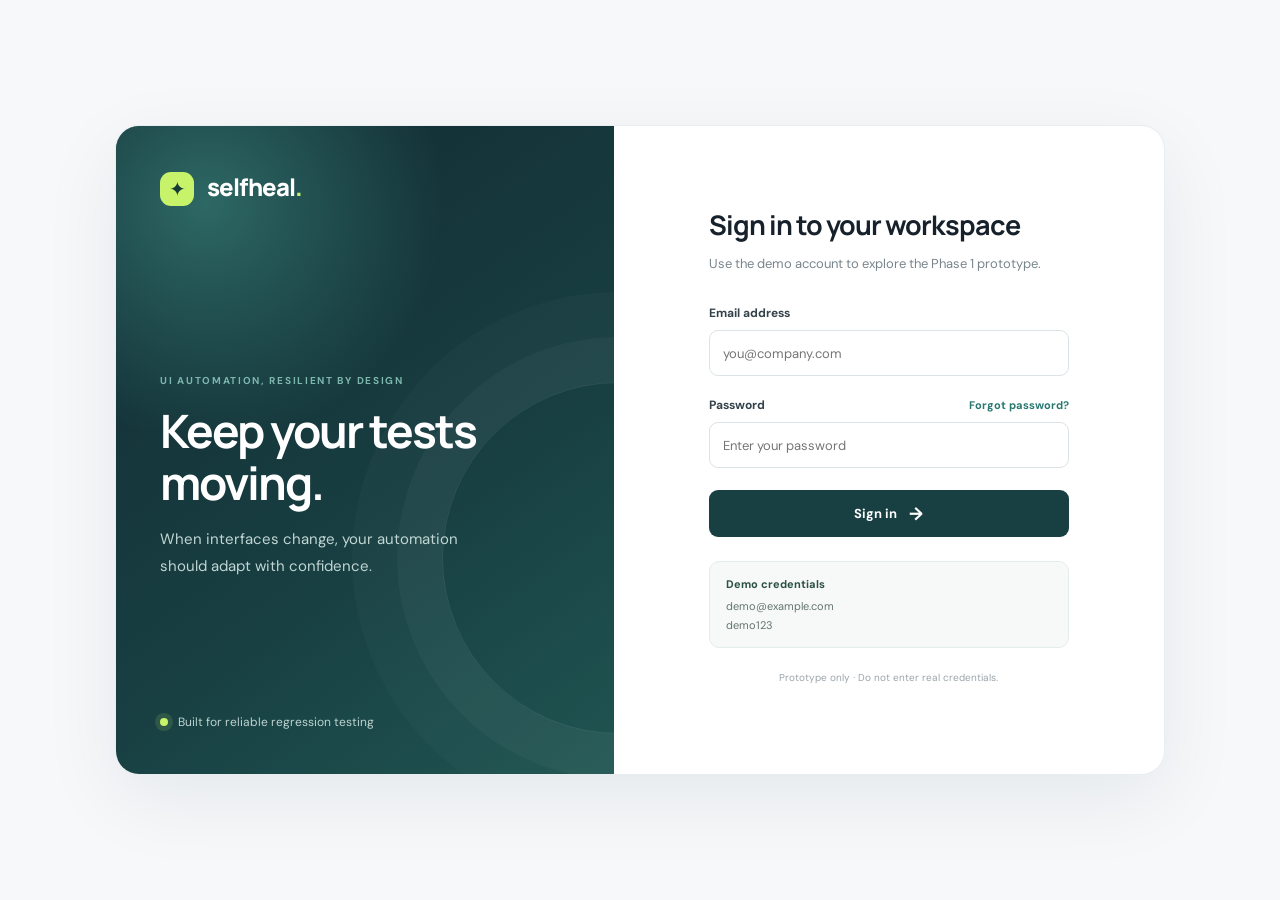
<file: demo_app/index.html>
<!doctype html>
<html lang="en">
<head><meta charset="utf-8"><meta name="viewport" content="width=device-width, initial-scale=1"><title>Sign in · SelfHeal</title><link rel="stylesheet" href="static/style.css"></head>
<body><main class="shell">
<section class="brand-panel" aria-label="Product introduction"><div class="brand"><span class="brand-mark">✦</span> selfheal<span class="brand-dot">.</span></div><div class="brand-copy"><p class="eyebrow">UI AUTOMATION, RESILIENT BY DESIGN</p><h1>Keep your tests moving.</h1><p>When interfaces change, your automation should adapt with confidence.</p></div><div class="bottom-note"><span class="pulse"></span> Built for reliable regression testing</div></section>
<section class="form-panel" aria-labelledby="login-title"><div class="form-wrap"><p class="eyebrow mobile-eyebrow">WELCOME BACK</p><h2 id="login-title">Sign in to your workspace</h2><p class="subheading">Use the demo account to explore the Phase 1 prototype.</p>
<div id="login-feedback" hidden role="status" aria-live="polite"></div>
<form id="login-form" data-testid="login-form"><label for="email">Email address</label><input id="email" name="email" type="email" autocomplete="username" placeholder="you@company.com" required data-testid="email-input"><div class="password-row"><label for="password">Password</label><a href="#demo-note" data-testid="forgot-password">Forgot password?</a></div><input id="password" name="password" type="password" autocomplete="current-password" placeholder="Enter your password" required data-testid="password-input"><button type="submit" data-testid="login-submit">Sign in <span aria-hidden="true">→</span></button></form>
<div class="demo-note" id="demo-note"><strong>Demo credentials</strong><span>demo@example.com</span><span>demo123</span></div><p class="legal">Prototype only · Do not enter real credentials.</p></div></section></main>
<script>
// Demo-only front-end simulation. This is not real authentication.
const form = document.querySelector('#login-form');
const feedback = document.querySelector('#login-feedback');
form.addEventListener('submit', (event) => {
  event.preventDefault();
  const email = form.email.value.trim();
  const password = form.password.value;
  feedback.hidden = false;
  if (email === 'demo@example.com' && password === 'demo123') {
    feedback.className = 'alert success';
    feedback.dataset.testid = 'login-success';
    feedback.textContent = 'Signed in to the demo successfully.';
  } else {
    feedback.className = 'alert error';
    feedback.dataset.testid = 'login-error';
    feedback.textContent = 'Email or password is incorrect.';
  }
});
</script></body></html>
</file>
<file: demo_app/static/style.css>
@import url('https://fonts.googleapis.com/css2?family=DM+Sans:wght@400;500;600;700&family=Manrope:wght@400;500;600;700;800&display=swap');
:root{font-family:'DM Sans',sans-serif;color:#17212b;background:#f6f8fa;font-synthesis:none}*{box-sizing:border-box}body{margin:0;min-height:100vh;display:grid;place-items:center;padding:28px}.shell{width:min(1050px,100%);min-height:650px;background:#fff;border:1px solid #e8edf0;border-radius:24px;overflow:hidden;display:grid;grid-template-columns:.95fr 1.05fr;box-shadow:0 24px 80px #15233112}.brand-panel{background:radial-gradient(circle at 18% 12%,#2d6865 0,transparent 34%),linear-gradient(145deg,#122b32,#183f42 60%,#1f5551);color:#fff;padding:44px;display:flex;flex-direction:column;justify-content:space-between;position:relative;overflow:hidden}.brand-panel:after{content:'';position:absolute;width:350px;height:350px;border:1px solid #ffffff18;border-radius:50%;right:-180px;bottom:40px;box-shadow:0 0 0 45px #ffffff08,0 0 0 90px #ffffff05}.brand{font-family:Manrope,sans-serif;font-weight:800;font-size:24px;letter-spacing:-1px}.brand-mark{display:inline-grid;place-items:center;background:#c7f36a;color:#163a36;width:34px;height:34px;border-radius:11px;margin-right:9px;font-size:20px}.brand-dot{color:#c7f36a}.brand-copy{position:relative;z-index:1;max-width:360px;margin-top:40px}.eyebrow{font-size:10px;font-weight:700;letter-spacing:1.7px;color:#7db7ad}.brand-copy h1{font-family:Manrope,sans-serif;font-size:46px;line-height:1.12;letter-spacing:-2px;margin:18px 0}.brand-copy>p:last-child{font-size:15px;line-height:1.8;color:#c0d6d3;max-width:300px}.bottom-note{font-size:12px;color:#bdd3d0;display:flex;align-items:center;gap:10px;position:relative;z-index:1}.pulse{width:8px;height:8px;background:#c7f36a;border-radius:50%;box-shadow:0 0 0 5px #c7f36a20}.form-panel{display:grid;place-items:center;padding:56px 48px}.form-wrap{width:min(360px,100%)}h2{font-family:Manrope,sans-serif;font-size:27px;letter-spacing:-1px;margin:0 0 10px}.subheading{font-size:13px;color:#78858d;line-height:1.7;margin:0 0 30px}form{display:flex;flex-direction:column}label{font-size:12px;font-weight:700;margin-bottom:9px;color:#34424b}input{height:46px;border:1px solid #dce3e7;border-radius:9px;padding:0 13px;font:inherit;font-size:13px;margin-bottom:21px;outline:none;transition:border .15s,box-shadow .15s}input:focus{border-color:#2d8278;box-shadow:0 0 0 3px #2d827818}.password-row{display:flex;justify-content:space-between;align-items:center}.password-row a{font-size:11px;text-decoration:none;color:#28786f;margin-bottom:9px;font-weight:700}button{height:47px;border:0;border-radius:9px;background:#183f42;color:#fff;font:inherit;font-weight:700;font-size:13px;cursor:pointer;display:flex;align-items:center;justify-content:center;gap:12px;margin-top:1px;transition:background .15s}button:hover{background:#245b57}button span{font-size:18px}.demo-note{margin-top:24px;padding:15px 16px;background:#f6f9f7;border:1px solid #e4eee8;border-radius:10px;display:grid;gap:5px;font-size:11px;color:#64756d}.demo-note strong{font-size:11px;color:#2a5045;margin-bottom:3px}.legal{font-size:10px;text-align:center;color:#9aa4aa;margin-top:23px}.alert{padding:11px 13px;border-radius:8px;font-size:12px;margin:-12px 0 20px}.error{background:#fff1ef;color:#a23a2d;border:1px solid #f5d5d0}.success{background:#effaf2;color:#246b3a;border:1px solid #ccebd4}.mobile-eyebrow{display:none}@media(max-width:760px){body{padding:14px}.shell{grid-template-columns:1fr;min-height:0}.brand-panel{padding:26px 28px;min-height:200px}.brand-copy{margin:24px 0 0}.brand-copy h1{font-size:32px;margin:10px 0}.brand-copy>p:last-child,.bottom-note{display:none}.form-panel{padding:36px 26px}.mobile-eyebrow{display:block;margin:0 0 12px}.form-wrap{max-width:420px}}
</file>
